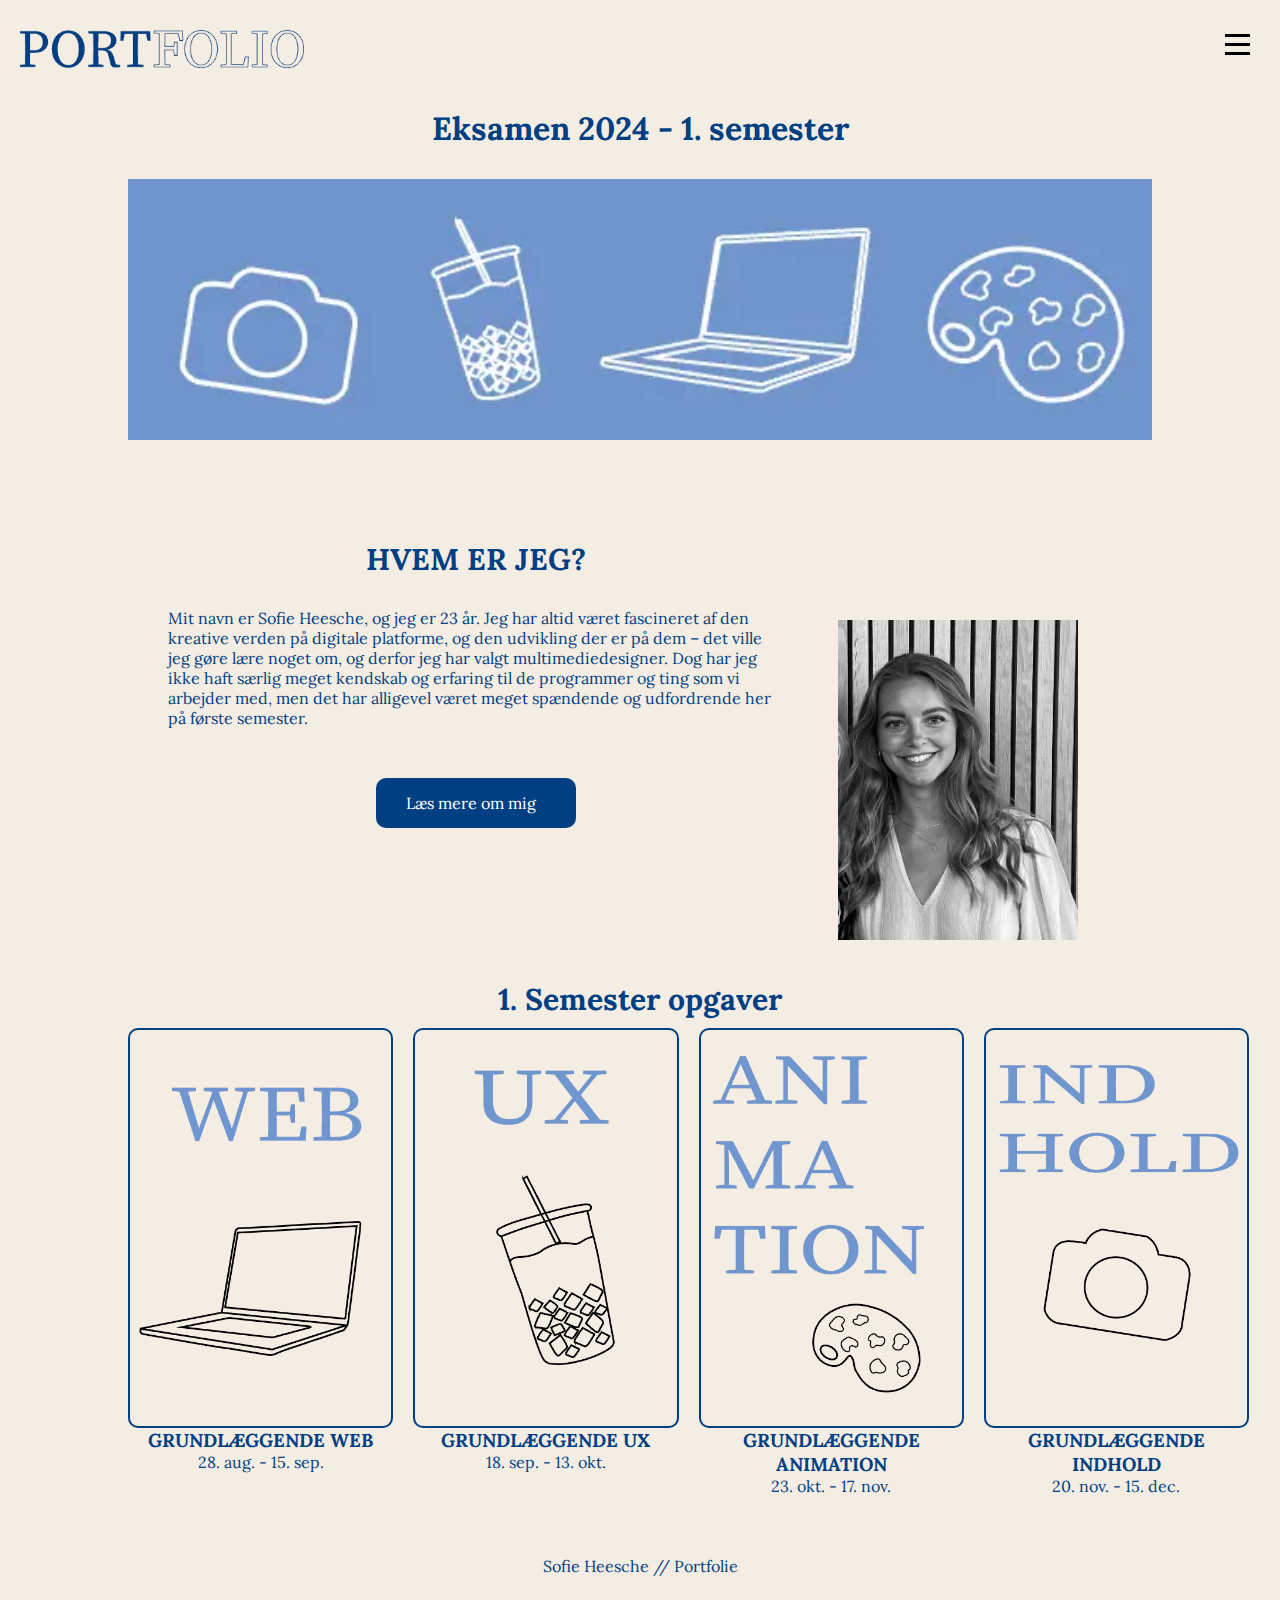
<file: index.html>
<!DOCTYPE html>
<html lang="da">

<head>
    <meta charset="UTF-8">
    <meta name="viewport" content="width=device-width, initial-scale=1.0">
    <link rel="preconnect" href="https://fonts.googleapis.com">
    <link rel="preconnect" href="https://fonts.gstatic.com" crossorigin>
    <link href="https://fonts.googleapis.com/css2?family=Lora&display=swap" rel="stylesheet">
    <link rel="stylesheet" href="generel.css">
    <link rel="stylesheet" href="layout.css">
    <link rel="apple-touch-icon" sizes="180x180" href="favicon_io/apple-touch-icon.png">
    <link rel="icon" type="image/png" sizes="32x32" href="favicon_io/favicon-32x32.png">
    <link rel="icon" type="image/png" sizes="16x16" href="favicon_io/favicon-16x16.png">
    <link rel="manifest" href="/site.webmanifest">
    <title>Forside</title>
</head>

<body>
    <header>
        <nav>
            <div id="burger-menu">
                <div class="bar"></div>
                <div class="bar"></div>
                <div class="bar"></div>
            </div>

            <div class="logo-knap">
                <a href="index.html"><img src="img/logo.webp" alt="logoknap"></a>
            </div>

            <ul id="menu">
                <li><a href="grundlæggende_web.html">GRUNDLÆGGENDE WEB</a></li>
                <li><a href="grundlæggende_ux.html">GRUNDLÆGGENDE UX</a></li>
                <li><a href="grundlæggende_animation.html">GRUNDLÆGGENDE ANIMATION</a></li>
                <li><a href="grundlæggende_indhold.html">GRUNDLÆGGENDE INDHOLD</a></li>
                <li><a href="om_mig.html">OM MIG</a></li>
            </ul>
        </nav>
    </header>

    <main>
        <h1>Eksamen 2024 - 1. semester</h1>
        <div class="forsidebillede">
            <img src="img/forside2.webp" alt="logo billede">
        </div>

        <div class="grid_2_1">
            <div class="forsidetekst">
                <h2 class="h2_forside">HVEM ER JEG?</h2>
                <p>Mit navn er Sofie Heesche, og jeg er 23 år.
                    Jeg har altid været fascineret af den kreative verden på digitale platforme, og den udvikling der er
                    på
                    dem – det ville jeg gøre lære noget om, og derfor jeg har valgt multimediedesigner. Dog har jeg ikke
                    haft særlig meget kendskab og erfaring til de programmer og ting som vi arbejder med, men det har
                    alligevel været meget spændende og udfordrende her på første semester.
                </p>
                <div class="knap">
                    <a href="om_mig.html" class="ommig-knap">Læs mere om mig</a>
                </div>
            </div>
            <div>
                <img src="img/mig.webp" alt="billede af mig">
            </div>
        </div>

        <h2 class="h2_forside">1. Semester opgaver</h2>
        <div class="grid_1_1_1_1">
            <div class="web_logo">
                <a href="grundlæggende_web.html"><img src="img/web2.webp" alt="web billede"></a>
                <h3>GRUNDLÆGGENDE WEB</h3>
                <P>28. aug. - 15. sep.</P>
            </div>
            <div class="ux_logo">
                <a href="grundlæggende_ux.html"><img src="img/ux2.webp" alt="ux billede"></a>
                <h3>GRUNDLÆGGENDE UX</h3>
                <p>18. sep. - 13. okt.</p>
            </div>
            <div class="animation_logo">
                <a href="grundlæggende_animation.html"><img src="img/animation2.webp" alt="animation billede"></a>
                <h3>GRUNDLÆGGENDE ANIMATION</h3>
                <p>23. okt. - 17. nov.</p>
            </div>
            <div class="indhold_logo">
                <a href="grundlæggende_indhold.html"><img src="img/indhold2.webp" alt="indhold billede"></a>
                <h3>GRUNDLÆGGENDE INDHOLD</h3>
                <p>20. nov. - 15. dec.</p>
            </div>
        </div>
    </main>
    <footer>
        Sofie Heesche // Portfolie
    </footer>

    <script src="javascript.js"></script>
</body>

</html>
</file>
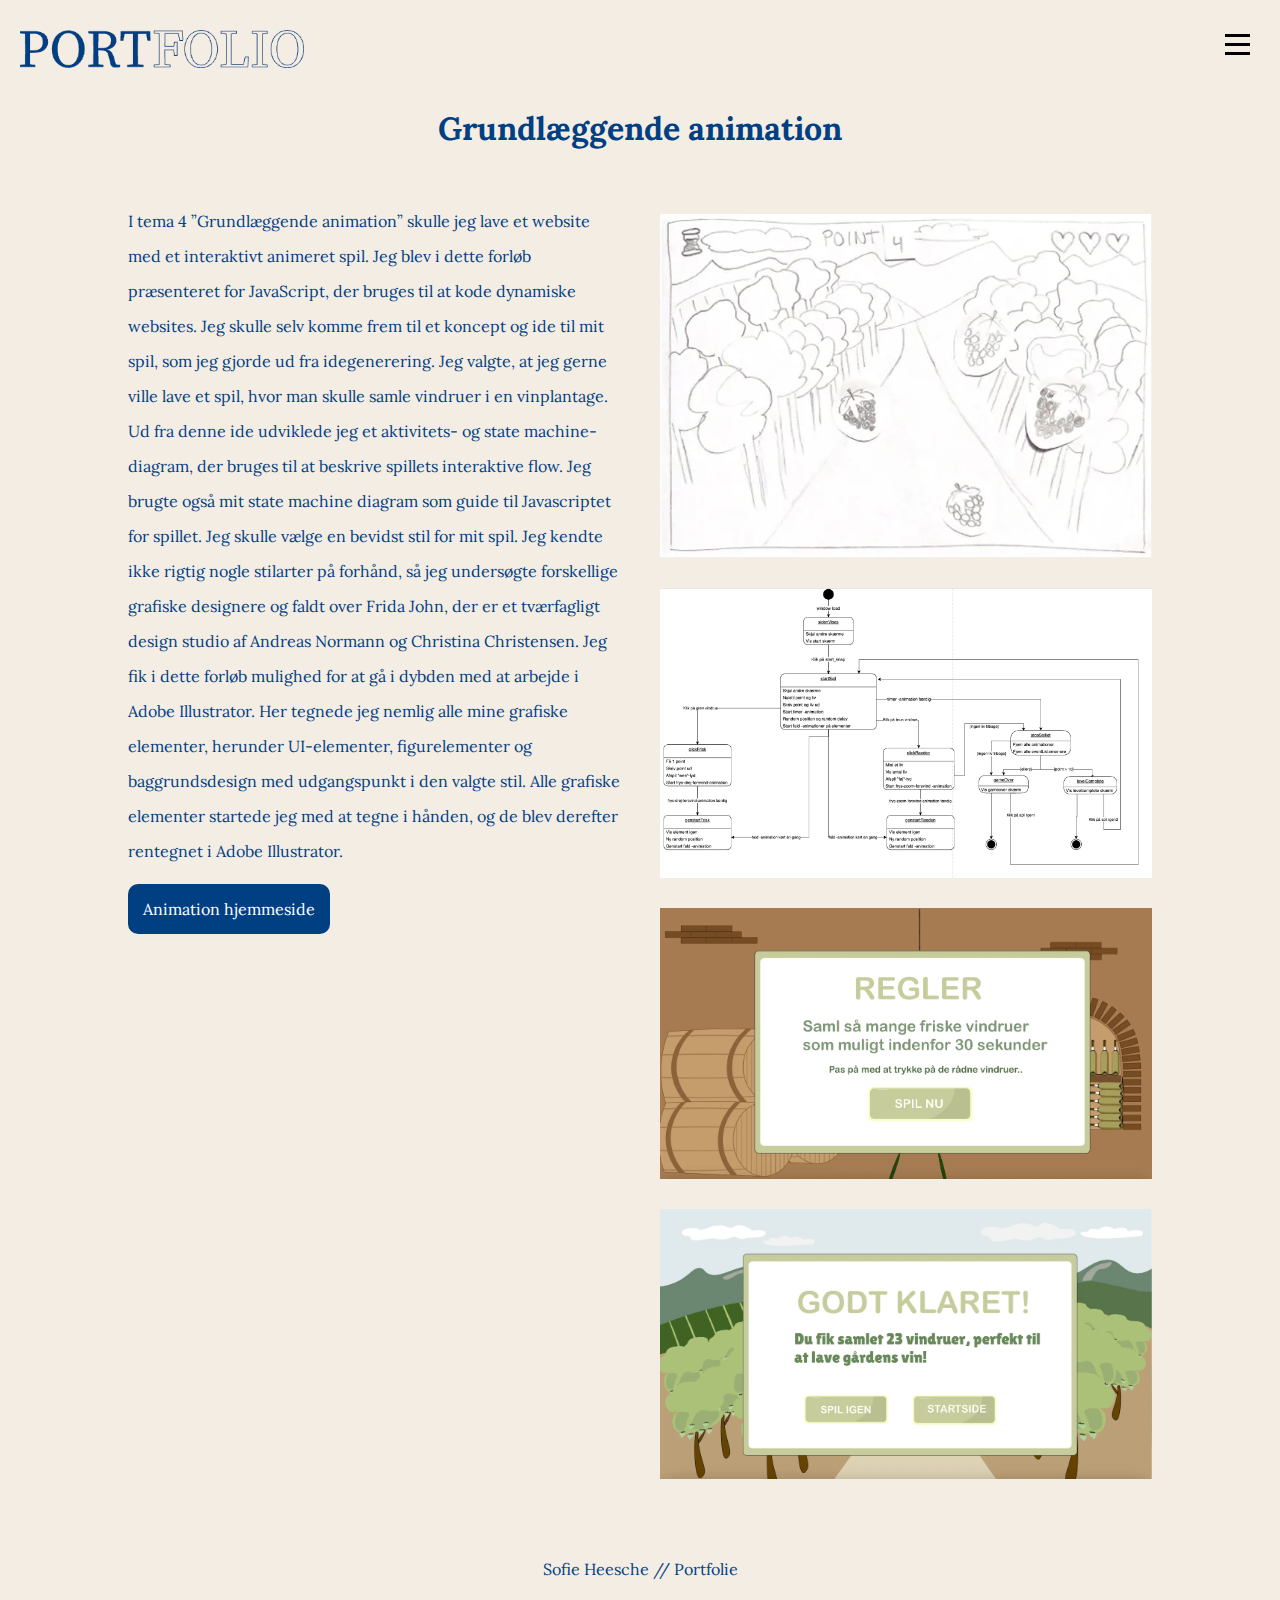
<file: grundlæggende_animation.html>
<!DOCTYPE html>
<html lang="da">

<head>
    <meta charset="UTF-8">
    <meta name="viewport" content="width=device-width, initial-scale=1.0">
    <link rel="preconnect" href="https://fonts.googleapis.com">
    <link rel="preconnect" href="https://fonts.gstatic.com" crossorigin>
    <link href="https://fonts.googleapis.com/css2?family=Lora&display=swap" rel="stylesheet">
    <link rel="stylesheet" href="generel.css">
    <link rel="stylesheet" href="layout.css">
    <link rel="apple-touch-icon" sizes="180x180" href="favicon_io/apple-touch-icon.png">
    <link rel="icon" type="image/png" sizes="32x32" href="favicon_io/favicon-32x32.png">
    <link rel="icon" type="image/png" sizes="16x16" href="favicon_io/favicon-16x16.png">
    <link rel="manifest" href="/site.webmanifest">
    <title>Grundlæggende animation</title>
</head>

<body>
    <header>
        <nav>
            <div id="burger-menu">
                <div class="bar"></div>
                <div class="bar"></div>
                <div class="bar"></div>
            </div>

            <div class="logo-knap">
                <a href="index.html"><img src="img/logo.webp" alt="logoknap"></a>
            </div>

            <ul id="menu">
                <li><a href="grundlæggende_web.html">GRUNDLÆGGENDE WEB</a></li>
                <li><a href="grundlæggende_ux.html">GRUNDLÆGGENDE UX</a></li>
                <li><a class="active" href="grundlæggende_animation.html">GRUNDLÆGGENDE ANIMATION</a></li>
                <li><a href="grundlæggende_indhold.html">GRUNDLÆGGENDE INDHOLD</a></li>
                <li><a href="om_mig.html">OM MIG</a></li>
            </ul>
        </nav>
    </header>

    <main>
        <h1>Grundlæggende animation</h1>


        <div class="grid_1_1">
            <div class="billeder">
                <img src="img/spilskærm.webp" alt="spilleskærm i spil">
                <img src="img/statemachinediagram.webp" alt="statemachinediagram">
                <img src="img/regelside.webp" alt="regelside i spil">
                <img src="img/vundetside.webp" alt="vundet side i spil">
            </div>
            <div class="tekst">
                <p>I tema 4 ”Grundlæggende animation” skulle jeg lave et website med et interaktivt animeret spil. Jeg
                    blev
                    i dette forløb præsenteret for JavaScript, der bruges til at kode dynamiske websites. Jeg skulle
                    selv
                    komme frem til et koncept og ide til mit spil, som jeg gjorde ud fra idegenerering. Jeg valgte, at
                    jeg
                    gerne ville lave et spil, hvor man skulle samle vindruer i en vinplantage. Ud fra denne ide
                    udviklede
                    jeg et aktivitets- og state machine-diagram, der bruges til at beskrive spillets interaktive flow.
                    Jeg
                    brugte også mit state machine diagram som guide til Javascriptet for spillet.


                    Jeg skulle vælge en bevidst stil for mit spil. Jeg kendte ikke rigtig nogle stilarter på forhånd, så
                    jeg
                    undersøgte forskellige grafiske designere og faldt over Frida John, der er et tværfagligt design
                    studio
                    af Andreas Normann og Christina Christensen. Jeg fik i dette forløb mulighed for at gå i dybden med
                    at
                    arbejde i Adobe Illustrator. Her tegnede jeg nemlig alle mine grafiske elementer, herunder
                    UI-elementer,
                    figurelementer og baggrundsdesign med udgangspunkt i den valgte stil. Alle grafiske elementer
                    startede
                    jeg med at tegne i hånden, og de blev derefter rentegnet i Adobe Illustrator.
                </p>
                <div>
                    <a href="https://sofiehee.dk/kea/04_animation/website/index.html" class="animation-knap">Animation
                        hjemmeside</a>
                </div>
            </div>
        </div>
    </main>

    <footer>
        Sofie Heesche // Portfolie
    </footer>

    <script src="javascript.js"></script>
</body>

</html>
</file>
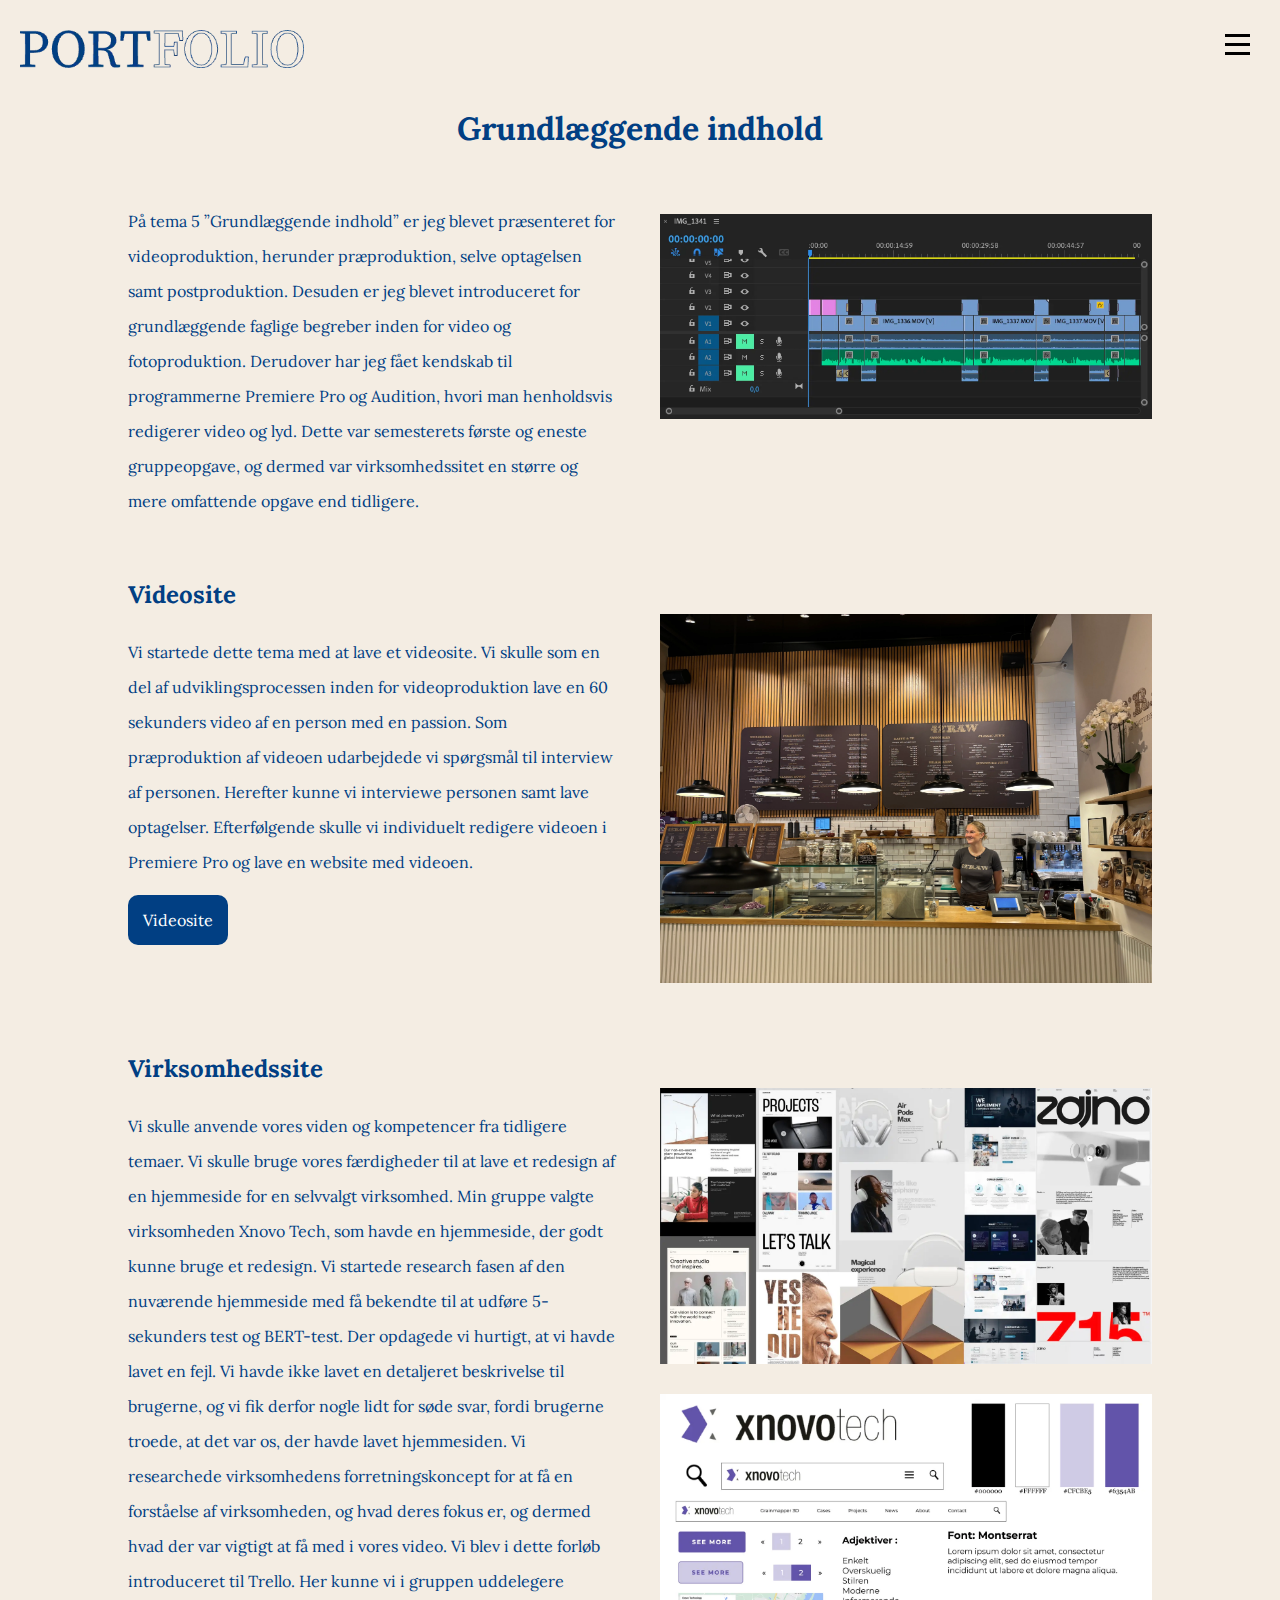
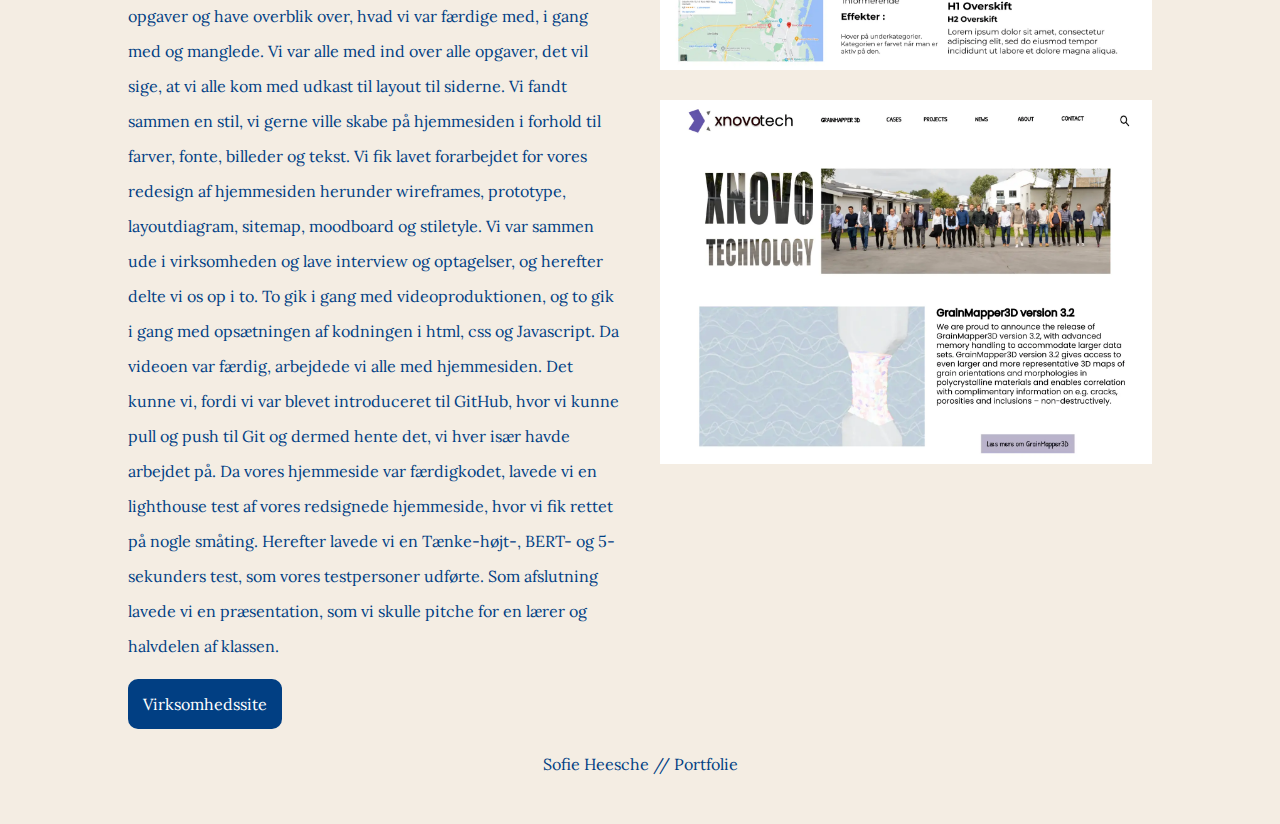
<file: grundlæggende_indhold.html>
<!DOCTYPE html>
<html lang="da">

<head>
    <meta charset="UTF-8">
    <meta name="viewport" content="width=device-width, initial-scale=1.0">
    <link rel="preconnect" href="https://fonts.googleapis.com">
    <link rel="preconnect" href="https://fonts.gstatic.com" crossorigin>
    <link href="https://fonts.googleapis.com/css2?family=Lora&display=swap" rel="stylesheet">
    <link rel="stylesheet" href="generel.css">
    <link rel="stylesheet" href="layout.css">
    <link rel="apple-touch-icon" sizes="180x180" href="favicon_io/apple-touch-icon.png">
    <link rel="icon" type="image/png" sizes="32x32" href="favicon_io/favicon-32x32.png">
    <link rel="icon" type="image/png" sizes="16x16" href="favicon_io/favicon-16x16.png">
    <link rel="manifest" href="/site.webmanifest">
    <title>Grundlænggende indhold</title>
</head>

<body>
    <header>
        <nav>
            <div id="burger-menu">
                <div class="bar"></div>
                <div class="bar"></div>
                <div class="bar"></div>
            </div>

            <div class="logo-knap">
                <a href="index.html"><img src="img/logo.webp" alt="logoknap"></a>
            </div>

            <ul id="menu">
                <li><a href="grundlæggende_web.html">GRUNDLÆGGENDE WEB</a></li>
                <li><a href="grundlæggende_ux.html">GRUNDLÆGGENDE UX</a></li>
                <li><a href="grundlæggende_animation.html">GRUNDLÆGGENDE ANIMATION</a></li>
                <li><a class="active" href="grundlæggende_indhold.html">GRUNDLÆGGENDE INDHOLD</a></li>
                <li><a href="om_mig.html">OM MIG</a></li>
            </ul>
        </nav>
    </header>

    <main>
        <h1>Grundlæggende indhold</h1>

        <div class="grid_1_1">
            <div class="billeder">
                <img src="img/premierepro.webp" alt="screenshot af premiere pro">
            </div>
            <div class="tekst">
                <p>
                    På tema 5 ”Grundlæggende indhold” er jeg blevet præsenteret for videoproduktion, herunder
                    præproduktion,
                    selve optagelsen samt postproduktion. Desuden er jeg blevet introduceret for grundlæggende faglige
                    begreber inden for video og fotoproduktion. Derudover har jeg fået kendskab til programmerne
                    Premiere
                    Pro og Audition, hvori man henholdsvis redigerer video og lyd. Dette var semesterets første og
                    eneste
                    gruppeopgave, og dermed var virksomhedssitet en større og mere omfattende opgave end tidligere.
                </p>
            </div>
        </div>

        <div class="grid_1_1">
            <div class="billeder">
                <img src="img/42raw.webp" alt="42raw billede">
            </div>
            <div class="tekst">
                <h2>Videosite</h2>
                <p>Vi startede dette tema med at lave et videosite. Vi skulle som en del af udviklingsprocessen inden
                    for
                    videoproduktion lave en 60 sekunders video af en person med en passion. Som præproduktion af videoen
                    udarbejdede vi spørgsmål til interview af personen. Herefter kunne vi interviewe personen samt lave
                    optagelser. Efterfølgende skulle vi individuelt redigere videoen i Premiere Pro og lave en website
                    med
                    videoen.</p>
                <div>
                    <a href="https://sohe0002.github.io/videosite_hjemmeside/" class="videosite-knap">Videosite</a>
                </div>
            </div>
        </div>

        <div class="grid_1_1">
            <div class="billeder">
                <img src="img/moodboard_virksomhedssite.webp" alt="xnovotech moodboard">
                <img src="img/styletile_virksomhedssite.webp" alt="xnovotech styletile">
                <img src="img/virksomhedssite.webp" alt="virksomhedssite">
            </div>
            <div class="tekst">
                <h2>Virksomhedssite</h2>
                <p>Vi skulle anvende vores viden og kompetencer fra tidligere temaer. Vi skulle bruge vores færdigheder
                    til
                    at lave et redesign af en hjemmeside for en selvvalgt virksomhed. Min gruppe valgte virksomheden
                    Xnovo
                    Tech, som havde en hjemmeside, der godt kunne bruge et redesign. Vi startede research fasen af den
                    nuværende hjemmeside med få bekendte til at udføre 5-sekunders test og BERT-test. Der opdagede vi
                    hurtigt, at vi havde lavet en fejl. Vi havde ikke lavet en detaljeret beskrivelse til brugerne, og
                    vi
                    fik derfor nogle lidt for søde svar, fordi brugerne troede, at det var os, der havde lavet
                    hjemmesiden.
                    Vi researchede virksomhedens forretningskoncept for at få en forståelse af virksomheden, og hvad
                    deres
                    fokus er, og dermed hvad der var vigtigt at få med i vores video.

                    Vi blev i dette forløb introduceret til Trello. Her kunne vi i gruppen uddelegere opgaver og have
                    overblik over, hvad vi var færdige med, i gang med og manglede. Vi var alle med ind over alle
                    opgaver,
                    det vil sige, at vi alle kom med udkast til layout til siderne. Vi fandt sammen en stil, vi gerne
                    ville
                    skabe på hjemmesiden i forhold til farver, fonte, billeder og tekst. Vi fik lavet forarbejdet for
                    vores
                    redesign af hjemmesiden herunder wireframes, prototype, layoutdiagram, sitemap, moodboard og
                    stiletyle.

                    Vi var sammen ude i virksomheden og lave interview og optagelser, og herefter delte vi os op i to.
                    To
                    gik i gang med videoproduktionen, og to gik i gang med opsætningen af kodningen i html, css og
                    Javascript. Da videoen var færdig, arbejdede vi alle med hjemmesiden. Det kunne vi, fordi vi var
                    blevet
                    introduceret til GitHub, hvor vi kunne pull og push til Git og dermed hente det, vi hver især havde
                    arbejdet på. Da vores hjemmeside var færdigkodet, lavede vi en lighthouse test af vores redsignede
                    hjemmeside, hvor vi fik rettet på nogle småting. Herefter lavede vi en Tænke-højt-, BERT- og
                    5-sekunders
                    test, som vores testpersoner udførte. Som afslutning lavede vi en præsentation, som vi skulle pitche
                    for
                    en lærer og halvdelen af klassen.
                </p>

                <div>
                    <a href="https://sarahalbaek.dk/kea/05/virksomhedssite/index.html" class="virksomhedssite-knap">
                        Virksomhedssite</a>
                </div>
            </div>
        </div>
    </main>

    <footer>
        Sofie Heesche // Portfolie
    </footer>


    <script src="javascript.js"></script>
</body>

</html>
</file>
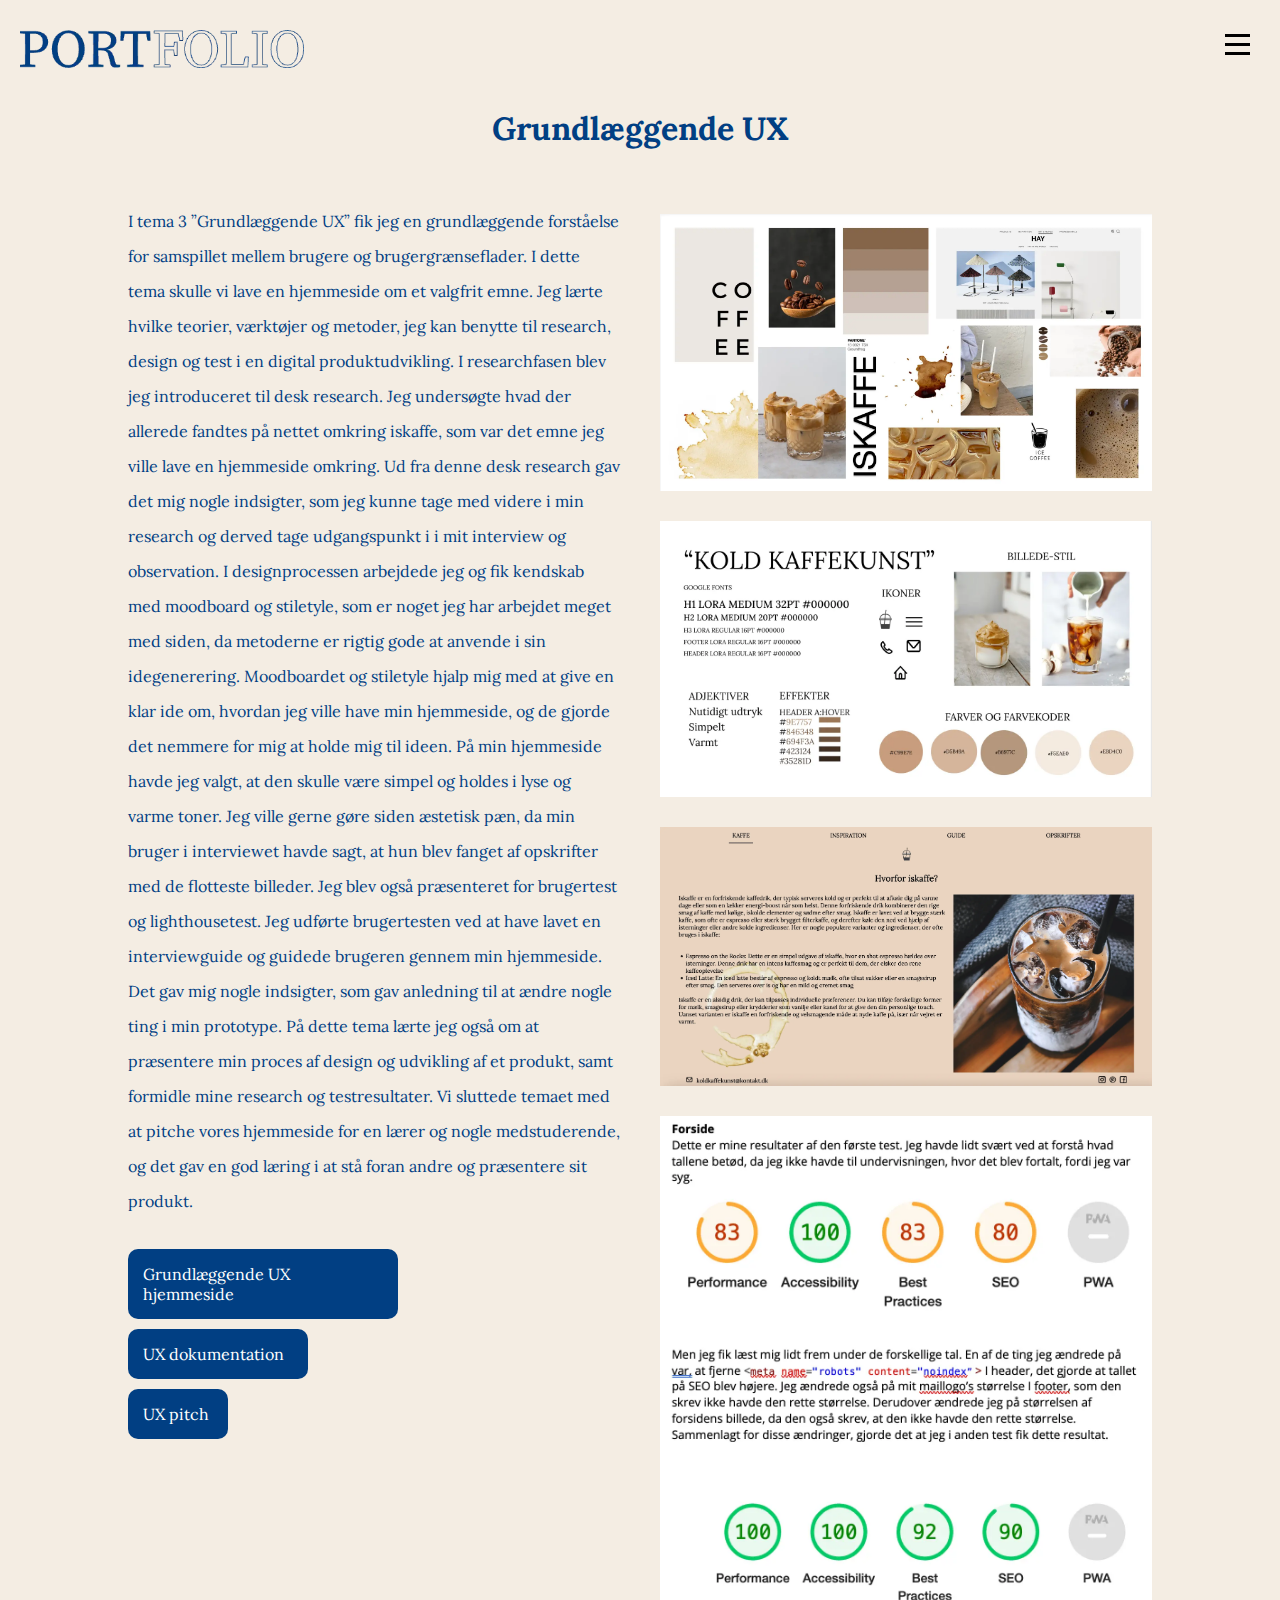
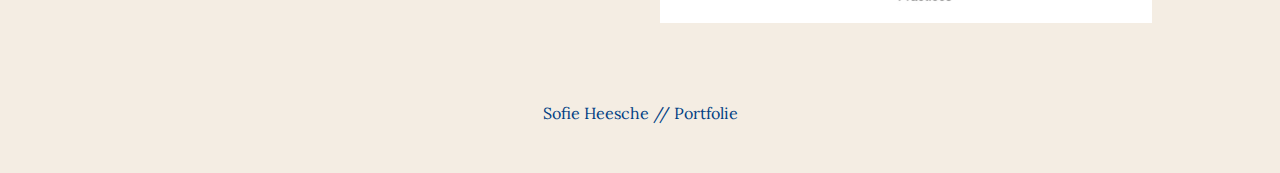
<file: grundlæggende_ux.html>
<!DOCTYPE html>
<html lang="da">

<head>
    <meta charset="UTF-8">
    <meta name="viewport" content="width=device-width, initial-scale=1.0">
    <link rel="preconnect" href="https://fonts.googleapis.com">
    <link rel="preconnect" href="https://fonts.gstatic.com" crossorigin>
    <link href="https://fonts.googleapis.com/css2?family=Lora&display=swap" rel="stylesheet">
    <link rel="stylesheet" href="generel.css">
    <link rel="stylesheet" href="layout.css">
    <link rel="apple-touch-icon" sizes="180x180" href="favicon_io/apple-touch-icon.png">
    <link rel="icon" type="image/png" sizes="32x32" href="favicon_io/favicon-32x32.png">
    <link rel="icon" type="image/png" sizes="16x16" href="favicon_io/favicon-16x16.png">
    <link rel="manifest" href="/site.webmanifest">
    <title>Grundlæggende UX</title>
</head>

<body>
    <header>
        <nav>
            <div id="burger-menu">
                <div class="bar"></div>
                <div class="bar"></div>
                <div class="bar"></div>
            </div>

            <div class="logo-knap">
                <a href="index.html"><img src="img/logo.webp" alt="logoknap"></a>
            </div>

            <ul id="menu">
                <li><a href="grundlæggende_web.html">GRUNDLÆGGENDE WEB</a></li>
                <li><a class="active" href="grundlæggende_ux.html">GRUNDLÆGGENDE UX</a></li>
                <li><a href="grundlæggende_animation.html">GRUNDLÆGGENDE ANIMATION</a></li>
                <li><a href="grundlæggende_indhold.html">GRUNDLÆGGENDE INDHOLD</a></li>
                <li><a href="om_mig.html">OM MIG</a></li>
            </ul>
        </nav>
    </header>

    <main>
        <h1>Grundlæggende UX</h1>

        <div class="grid_1_1">
            <div class="billeder">
                <img src="img/ux_moodboard.webp" alt="ux moodboard">
                <img src="img/ux_styletile.webp" alt="ux styletile">
                <img src="img/ux_kaffeside.webp" alt="ux kaffeside">
                <img src="img/ux_lighthousetest.webp" alt="ux lighthousetest">
            </div>
            <div class="tekst">
                <p>I tema 3 ”Grundlæggende UX” fik jeg en grundlæggende forståelse for samspillet mellem brugere og
                    brugergrænseflader. I dette tema skulle vi lave en hjemmeside om et valgfrit emne. Jeg lærte hvilke
                    teorier, værktøjer og metoder, jeg kan benytte til research, design og test i en digital
                    produktudvikling.

                    I researchfasen blev jeg introduceret til desk research. Jeg undersøgte hvad der allerede fandtes på
                    nettet omkring iskaffe, som var det emne jeg ville lave en hjemmeside omkring. Ud fra denne desk
                    research gav det mig nogle indsigter, som jeg kunne tage med videre i min research og derved tage
                    udgangspunkt i i mit interview og observation.

                    I designprocessen arbejdede jeg og fik kendskab med moodboard og stiletyle, som er noget jeg har
                    arbejdet meget med siden, da metoderne er rigtig gode at anvende i sin idegenerering. Moodboardet og
                    stiletyle hjalp mig med at give en klar ide om, hvordan jeg ville have min hjemmeside, og de gjorde
                    det
                    nemmere for mig at holde mig til ideen. På min hjemmeside havde jeg valgt, at den skulle være simpel
                    og
                    holdes i lyse og varme toner. Jeg ville gerne gøre siden æstetisk pæn, da min bruger i interviewet
                    havde
                    sagt, at hun blev fanget af opskrifter med de flotteste billeder.

                    Jeg blev også præsenteret for brugertest og lighthousetest. Jeg udførte brugertesten ved at have
                    lavet
                    en interviewguide og guidede brugeren gennem min hjemmeside. Det gav mig nogle indsigter, som gav
                    anledning til at ændre nogle ting i min prototype.

                    På dette tema lærte jeg også om at præsentere min proces af design og udvikling af et produkt, samt
                    formidle mine research og testresultater. Vi sluttede temaet med at pitche vores hjemmeside for en
                    lærer
                    og nogle medstuderende, og det gav en god læring i at stå foran andre og præsentere sit produkt.
                </p>
                <div>
                    <a href="https://sofiehee.dk/kea/03_ux/01_kodet_site/index.html" class="ux-knap">Grundlæggende UX
                        hjemmeside</a>
                </div>
                <div>
                    <a href="https://docs.google.com/document/d/e/2PACX-1vTl6BkBoWDmGQov8BPEexvyZu1YTKeBy4dAdcl9F1H_twYTDDkrvGY0zSvqeOlT5kCsRXrXAiQ4CNjN/pub"
                        class="dokumentation-knap">UX dokumentation</a>
                </div>
                <div>
                    <a href="https://drive.google.com/file/d/1ztJZtJ_AUhwskPpDeGQfOaRfwMsUHLRX/view?usp=sharing"
                        class="pitch-knap">UX pitch</a>
                </div>
            </div>
        </div>
    </main>

    <footer>
        Sofie Heesche // Portfolie
    </footer>
    <script src="javascript.js"></script>
</body>

</html>
</file>
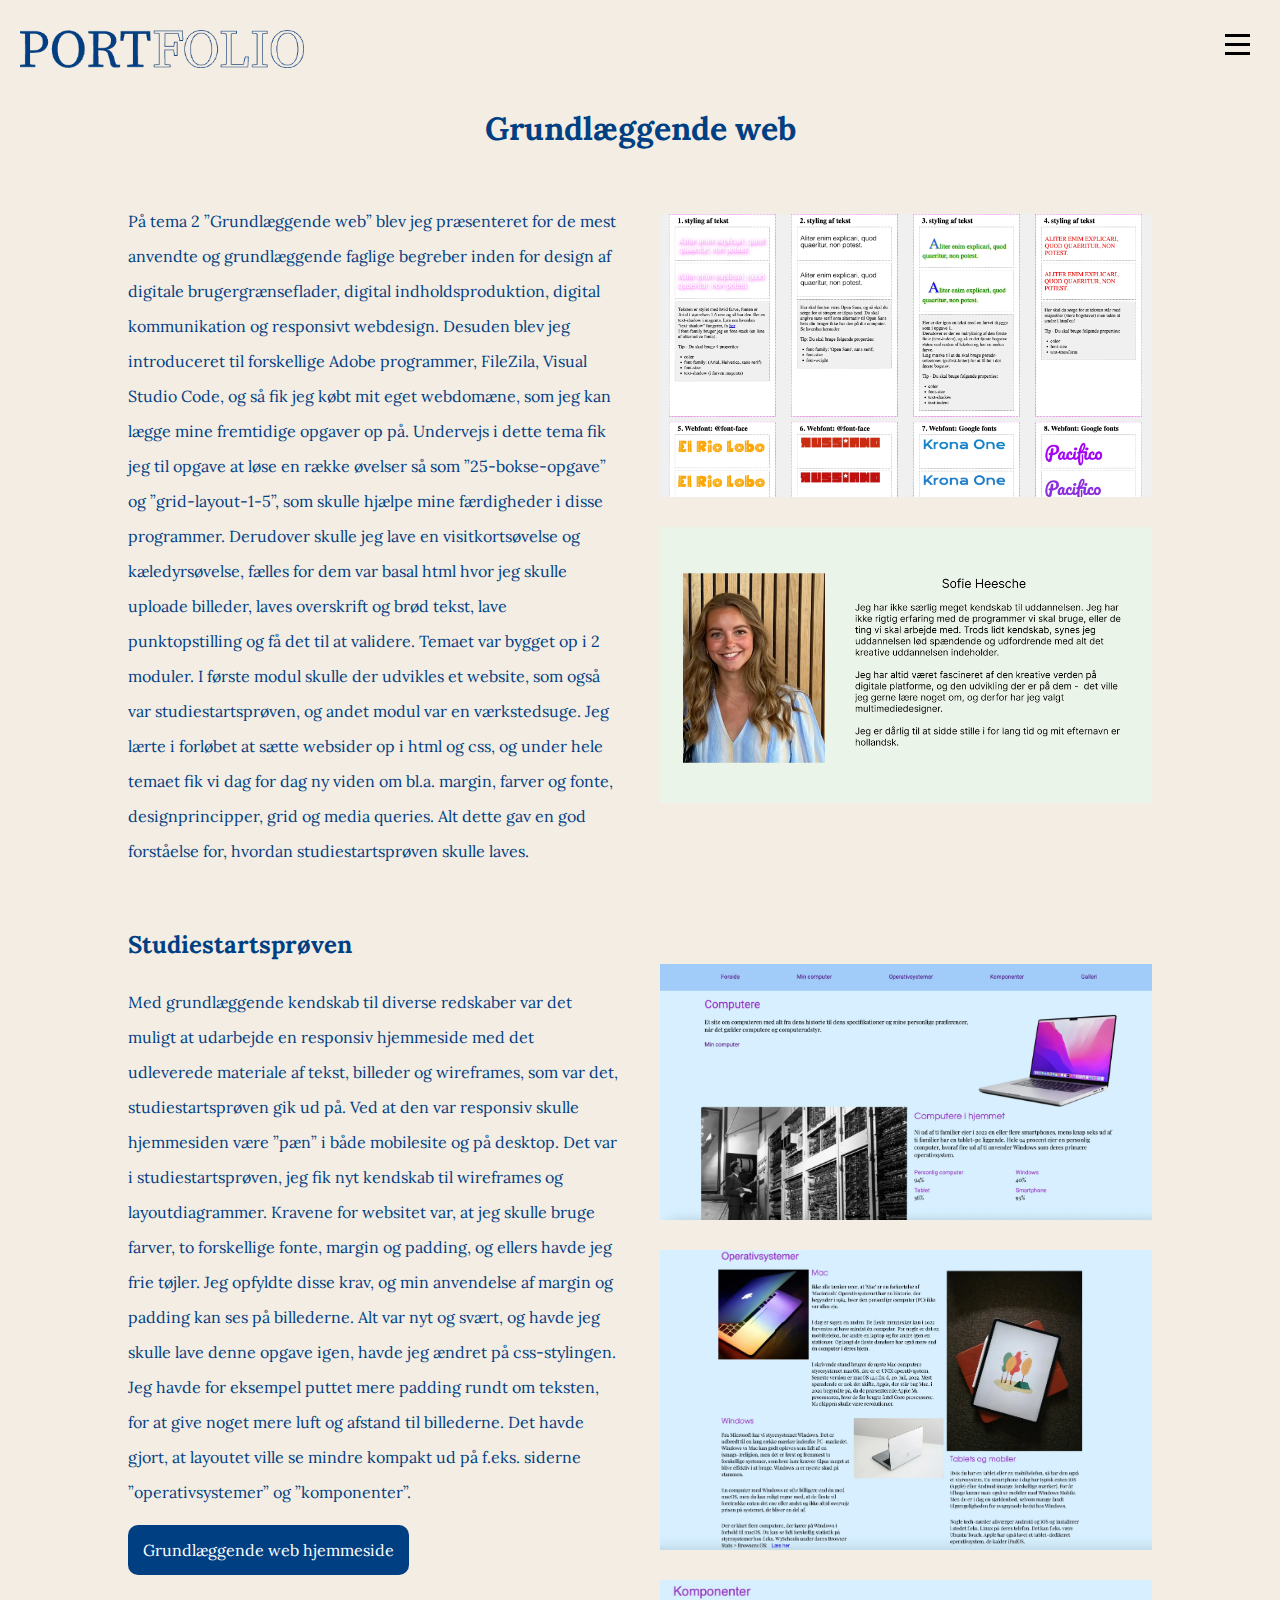
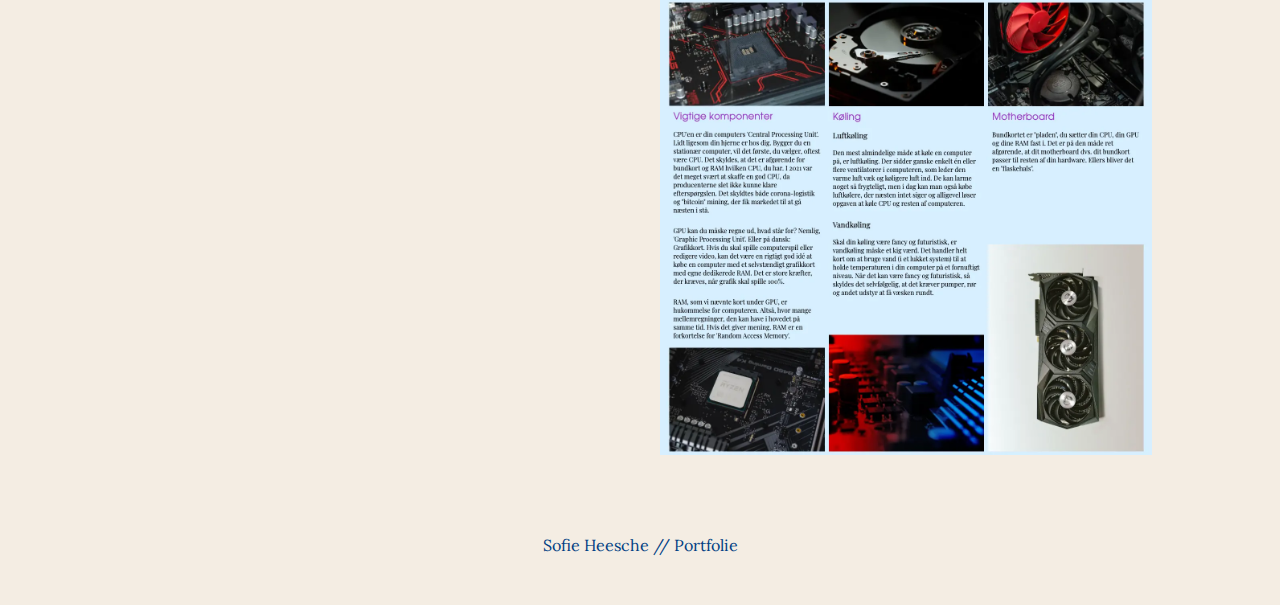
<file: grundlæggende_web.html>
<!DOCTYPE html>
<html lang="da">

<head>
    <meta charset="UTF-8">
    <meta name="viewport" content="width=device-width, initial-scale=1.0">
    <link rel="preconnect" href="https://fonts.googleapis.com">
    <link rel="preconnect" href="https://fonts.gstatic.com" crossorigin>
    <link href="https://fonts.googleapis.com/css2?family=Lora&display=swap" rel="stylesheet">
    <link rel="stylesheet" href="generel.css">
    <link rel="stylesheet" href="layout.css">
    <link rel="apple-touch-icon" sizes="180x180" href="favicon_io/apple-touch-icon.png">
    <link rel="icon" type="image/png" sizes="32x32" href="favicon_io/favicon-32x32.png">
    <link rel="icon" type="image/png" sizes="16x16" href="favicon_io/favicon-16x16.png">
    <link rel="manifest" href="/site.webmanifest">
    <title>Grundlæggende Web</title>
</head>

<body>
    <header>
        <nav>
            <div id="burger-menu">
                <div class="bar"></div>
                <div class="bar"></div>
                <div class="bar"></div>
            </div>

            <div class="logo-knap">
                <a href="index.html"><img src="img/logo.webp" alt="logoknap"></a>
            </div>

            <ul id="menu">
                <li><a class="active" href="grundlæggende_web.html">GRUNDLÆGGENDE WEB</a></li>
                <li><a href="grundlæggende_ux.html">GRUNDLÆGGENDE UX</a></li>
                <li><a href="grundlæggende_animation.html">GRUNDLÆGGENDE ANIMATION</a></li>
                <li><a href="grundlæggende_indhold.html">GRUNDLÆGGENDE INDHOLD</a></li>
                <li><a href="om_mig.html">OM MIG</a></li>
            </ul>
        </nav>
    </header>

    <main>
        <h1>Grundlæggende web</h1>

        <div class="grid_1_1">
            <div class="billeder">
                <img src="img/25_bokse.webp" alt="billede af 25 bokse">
                <img src="img/Praesentationskort.webp" alt="billede af præsentationskort">
            </div>
            <div class="tekst">
                <p>På tema 2 ”Grundlæggende web” blev jeg præsenteret for de mest anvendte og grundlæggende faglige
                    begreber
                    inden for design af digitale brugergrænseflader, digital indholdsproduktion, digital kommunikation
                    og
                    responsivt webdesign. Desuden blev jeg introduceret til forskellige Adobe programmer, FileZila,
                    Visual
                    Studio Code, og så fik jeg købt mit eget webdomæne, som jeg kan lægge mine fremtidige opgaver op på.
                    Undervejs i dette tema fik jeg til opgave at løse en række øvelser så som ”25-bokse-opgave” og
                    ”grid-layout-1-5”, som skulle hjælpe mine færdigheder i disse programmer. Derudover skulle jeg lave
                    en visitkortsøvelse og kæledyrsøvelse, fælles for dem var basal html hvor jeg skulle uploade
                    billeder, laves overskrift og brød tekst, lave punktopstilling og få det til at validere. Temaet var
                    bygget op i 2
                    moduler. I første modul skulle der udvikles et website, som også var studiestartsprøven, og andet
                    modul
                    var en værkstedsuge. Jeg lærte i forløbet at sætte websider op i html og css, og under hele temaet
                    fik
                    vi dag for dag ny viden om bl.a. margin, farver og fonte, designprincipper, grid og media queries.
                    Alt
                    dette gav en god forståelse for, hvordan studiestartsprøven skulle laves.
                </p>
            </div>
        </div>

        <div class="grid_1_1">
            <div class="billeder">
                <img src="img/forside_web.webp" alt="forsidebillede af web">
                <img src="img/operativsystemer_web.webp" alt="operativsystemer web">
                <img src="img/komponenter_web.webp" alt="komponeneter web">
            </div>
            <div class="tekst">
                <h2> Studiestartsprøven</h2>
                <p>Med grundlæggende kendskab til diverse redskaber var det muligt at udarbejde en responsiv hjemmeside
                    med
                    det udleverede materiale af tekst, billeder og wireframes, som var det, studiestartsprøven gik ud
                    på.
                    Ved at den var responsiv skulle hjemmesiden være ”pæn” i både mobilesite og på desktop. Det var i
                    studiestartsprøven, jeg fik nyt kendskab til wireframes og layoutdiagrammer. Kravene for websitet
                    var,
                    at jeg skulle bruge farver, to forskellige fonte, margin og padding, og ellers havde jeg frie
                    tøjler.
                    Jeg opfyldte disse krav, og min anvendelse af margin og padding kan ses på billederne. Alt var nyt
                    og
                    svært, og havde jeg skulle lave denne opgave igen, havde jeg ændret på css-stylingen. Jeg havde for
                    eksempel puttet mere padding rundt om teksten, for at give noget mere luft og afstand til
                    billederne.
                    Det havde gjort, at layoutet ville se mindre kompakt ud på f.eks. siderne ”operativsystemer” og
                    ”komponenter”. </p>
                <div>
                    <a href="https://sofiehee.dk/kea/02_web/01_website/website/index.html" class="web-knap">
                        Grundlæggende
                        web hjemmeside</a>
                </div>
            </div>
        </div>
    </main>

    <footer>
        Sofie Heesche // Portfolie
    </footer>


    <script src="javascript.js"></script>
</body>

</html>
</file>
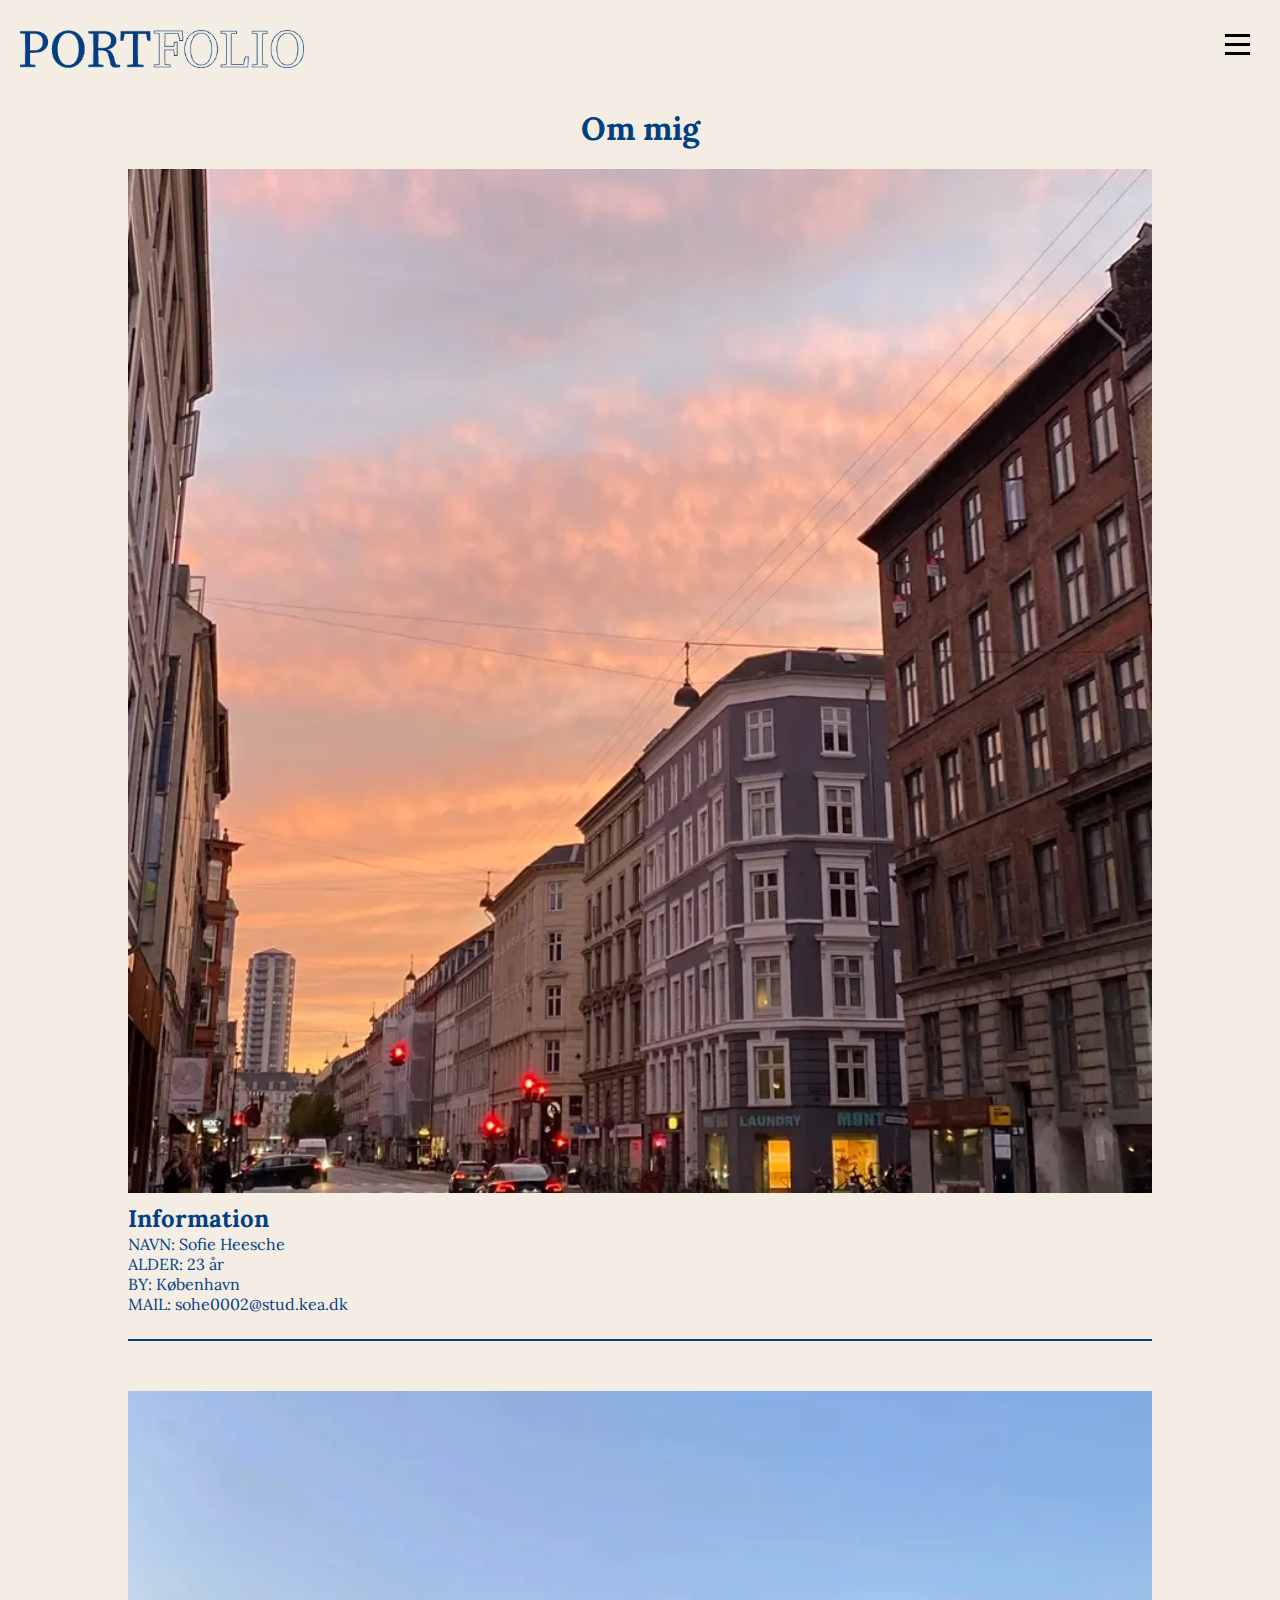
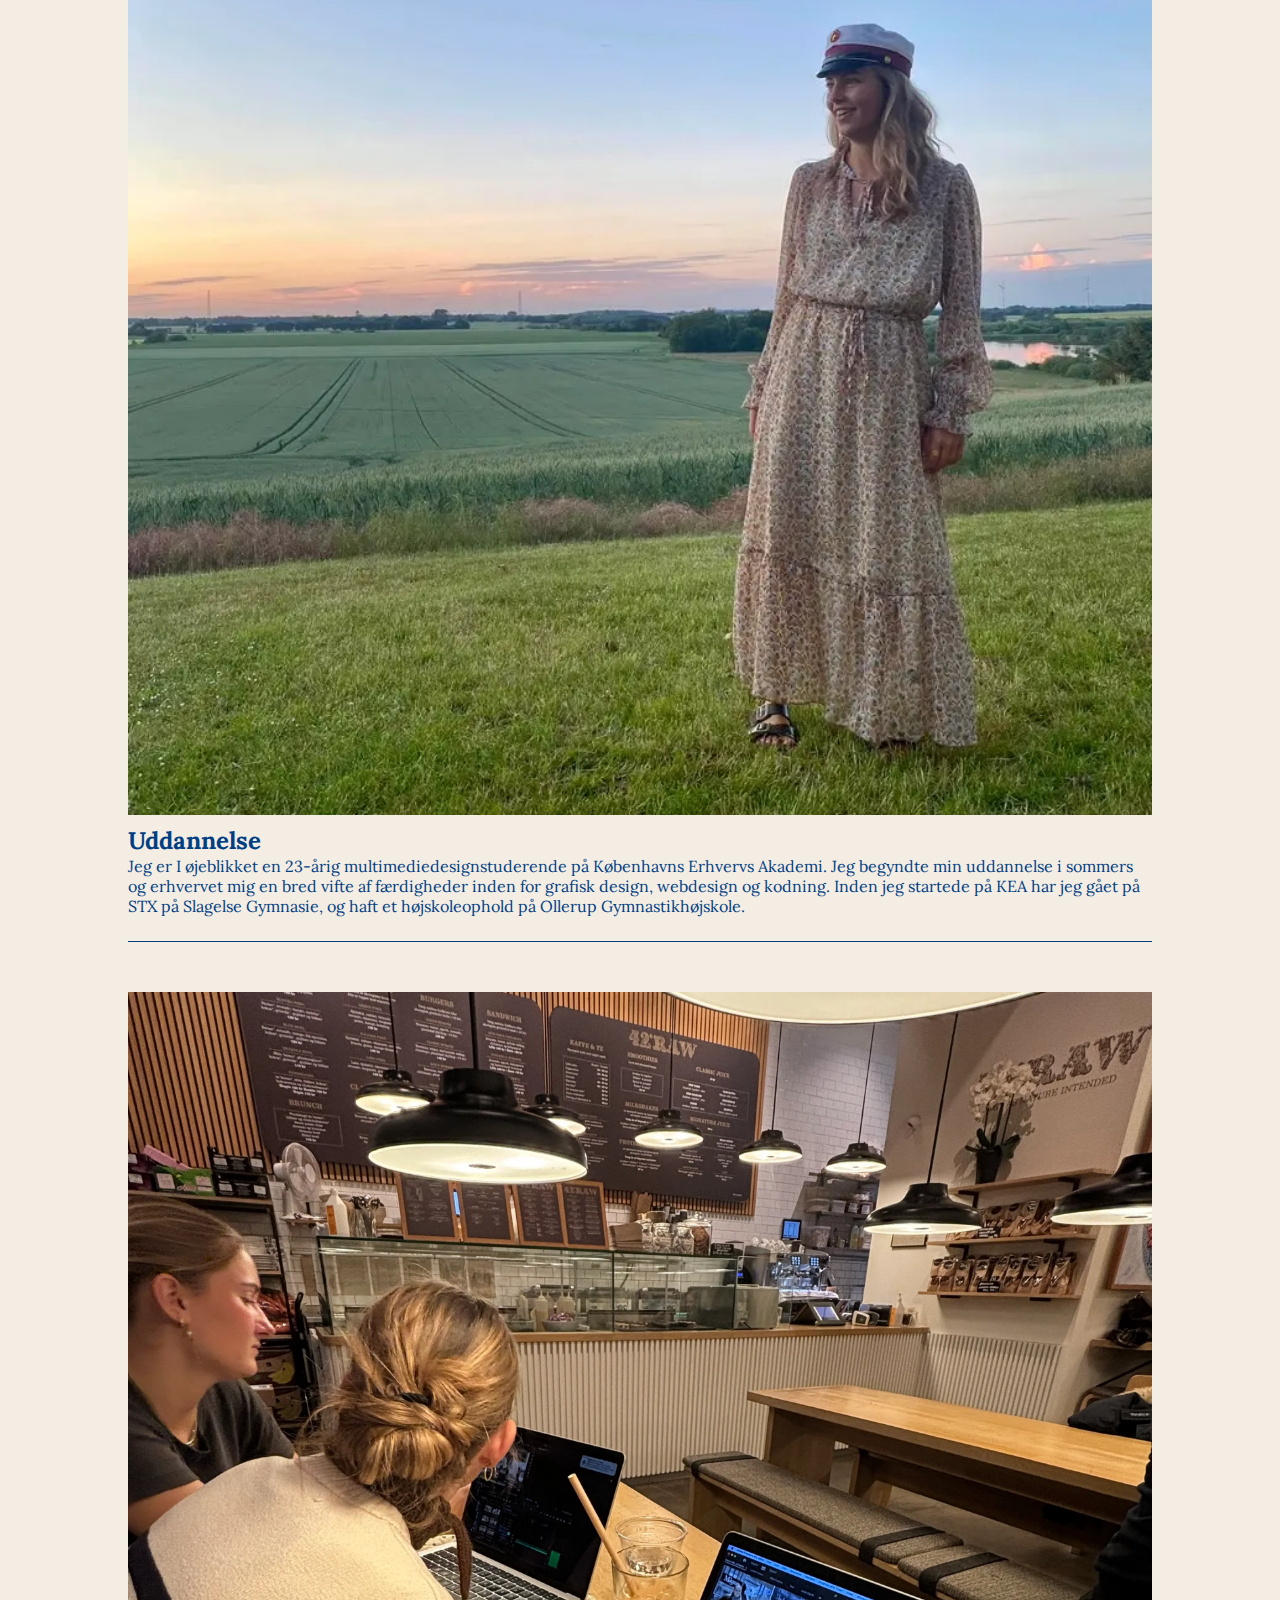
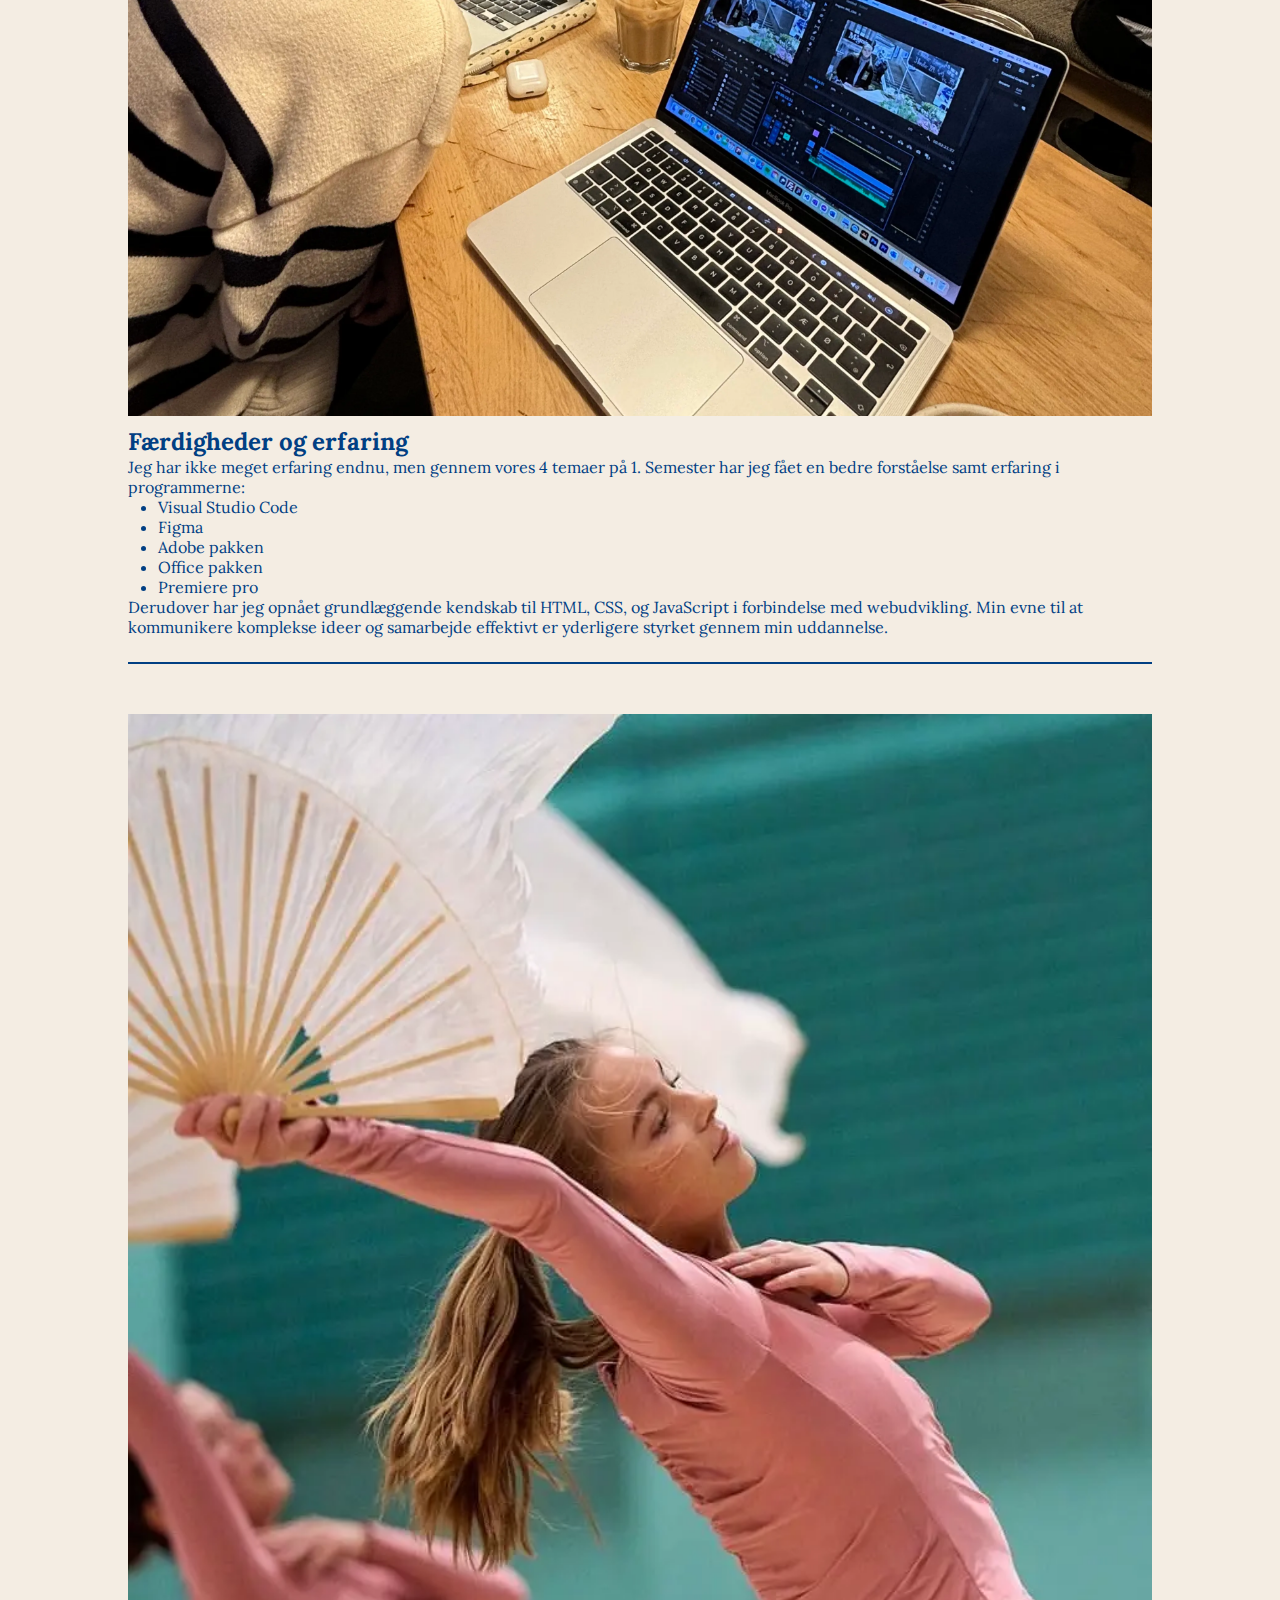
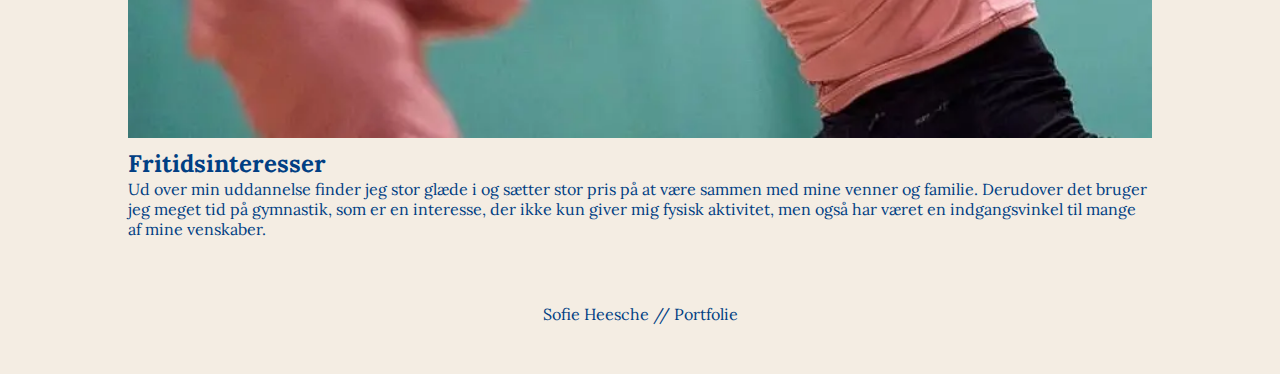
<file: om_mig.html>
<!DOCTYPE html>
<html lang="da">

<head>
    <meta charset="UTF-8">
    <meta name="viewport" content="width=device-width, initial-scale=1.0">
    <link rel="preconnect" href="https://fonts.googleapis.com">
    <link rel="preconnect" href="https://fonts.gstatic.com" crossorigin>
    <link href="https://fonts.googleapis.com/css2?family=Lora&display=swap" rel="stylesheet">
    <link rel="stylesheet" href="generel.css">
    <link rel="stylesheet" href="layout.css">
    <link rel="apple-touch-icon" sizes="180x180" href="favicon_io/apple-touch-icon.png">
    <link rel="icon" type="image/png" sizes="32x32" href="favicon_io/favicon-32x32.png">
    <link rel="icon" type="image/png" sizes="16x16" href="favicon_io/favicon-16x16.png">
    <link rel="manifest" href="/site.webmanifest">
    <title>Om mig</title>
</head>

<body>
    <header>
        <nav>
            <div id="burger-menu">
                <div class="bar"></div>
                <div class="bar"></div>
                <div class="bar"></div>
            </div>

            <div class="logo-knap">
                <a href="index.html"><img src="img/logo.webp" alt="logoknap"></a>
            </div>

            <ul id="menu">
                <li><a href="grundlæggende_web.html">GRUNDLÆGGENDE WEB</a></li>
                <li><a href="grundlæggende_ux.html">GRUNDLÆGGENDE UX</a></li>
                <li><a href="grundlæggende_animation.html">GRUNDLÆGGENDE ANIMATION</a></li>
                <li><a href="grundlæggende_indhold.html">GRUNDLÆGGENDE INDHOLD</a></li>
                <li><a class="active" href="om_mig.html">OM MIG</a></li>
            </ul>
        </nav>
    </header>

    <main>
        <h1>Om mig</h1>

        <div class="container1">
            <img src="img/himmel.webp" alt="billede af himmel">
            <div class="tekst-block1">
                <div class="padding">
                    <h2>Information</h2>
                    <p>NAVN: Sofie Heesche</p>
                    <p>ALDER: 23 år</p>
                    <p>BY: København</p>
                    <p>MAIL: sohe0002@stud.kea.dk</p>
                </div>
            </div>
        </div>

        <hr>

        <div class="container2">
            <img src="img/student.webp" alt="billede af student">
            <div class="tekst-block2">
                <div class="padding2">
                    <h2>Uddannelse</h2>
                    <p>Jeg er I øjeblikket en 23-årig multimediedesignstuderende på Københavns Erhvervs Akademi. Jeg
                        begyndte
                        min
                        uddannelse i sommers og erhvervet mig en bred vifte af færdigheder inden for grafisk design,
                        webdesign
                        og
                        kodning. Inden jeg startede på KEA har jeg gået på STX på Slagelse Gymnasie, og haft et
                        højskoleophold
                        på Ollerup Gymnastikhøjskole. </p>
                </div>
            </div>
        </div>

        <hr>

        <div class="container3">
            <img src="img/skole.webp" alt="billede af skole">
            <div class="tekst-block3">
                <div class="padding3">
                    <h2>Færdigheder og erfaring</h2>
                    <p>Jeg har ikke meget erfaring endnu, men gennem vores 4 temaer på 1. Semester har jeg fået en bedre
                        forståelse
                        samt erfaring i programmerne:</p>
                    <ul>
                        <li>Visual Studio Code</li>
                        <li>Figma</li>
                        <li>Adobe pakken</li>
                        <li>Office pakken</li>
                        <li>Premiere pro</li>
                    </ul>
                    <p>Derudover har jeg opnået grundlæggende kendskab til HTML, CSS, og JavaScript i forbindelse med
                        webudvikling.
                        Min evne til at kommunikere komplekse ideer og samarbejde effektivt er yderligere styrket gennem
                        min
                        uddannelse.</p>
                </div>
            </div>
        </div>

        <hr>

        <div class="container4">
            <img src="img/fritid.webp" alt="billede af gymnastik">
            <div class="tekst-block4">
                <div class="padding4">
                    <h2>Fritidsinteresser</h2>
                    <p>Ud over min uddannelse finder jeg stor glæde i og sætter stor pris på at være sammen med mine
                        venner og familie. Derudover det bruger jeg meget tid på gymnastik, som er en interesse, der
                        ikke kun giver mig fysisk aktivitet, men også har været en indgangsvinkel til mange af mine
                        venskaber.
                    </p>
                </div>
            </div>
        </div>


    </main>

    <footer>
        Sofie Heesche // Portfolie
    </footer>
    <script src="javascript.js"></script>
</body>

</html>
</file>
<file: generel.css>
* {
  margin: 0;
  padding: 0;
  box-sizing: border-box;
}

img {
  width: 100%;
  height: auto;
  display: block;
}

body {
  background-color: #f4ede3;
  font-family: "Lora", serif;
}

main {
  padding-left: 10%;
  padding-right: 10%;
}

footer {
  text-align: center;
  height: 50px;
  margin: 20px;
  margin-top: 40px;
}

p,
h1,
h2,
h3,
li,
footer {
  color: #013f83;
}

h1 {
  display: flex;
  justify-content: center;
  align-items: center;
  padding-top: 40px;
}

.h2_forside {
  display: flex;
  justify-content: center;
  align-items: center;
  font-size: 30px;
}

hr {
  display: block;
  height: 1.5px;
  background: #013f83;
  border: 0;
  margin-bottom: 30px;
}

nav {
  display: flex;
  align-items: center;
  justify-content: space-between;
}

ul {
  padding-left: 30px;
}

ul#menu {
  list-style: none;
  display: flex;
  padding: 40px;
  flex-direction: row;
  justify-content: space-evenly;
  list-style: none;
  font-size: 15px;
}

ul#menu li {
  margin-right: 20px;
}

ul#menu li:last-child {
  margin-right: 0;
}

ul#menu li a {
  text-decoration: none;
  padding: 10px;
  color: #013f83;
  border: 2px solid #013f83;
  border-radius: 10px;
  font-size: 12px;
}

ul#menu li a.active {
  border: 2px solid #d0e3ff;
}

ul#menu li a:hover {
  color: #7096d1;
}

#burger-menu {
  display: none;
  flex-direction: column;
  cursor: pointer;
}

.bar {
  width: 25px;
  height: 3px;
  background-color: black;
  margin: 3px 0;
}

@media screen and (max-width: 1310px) {
  ul#menu {
    display: none;
    flex-direction: column;
    position: absolute;
    top: 30px;
    right: 10px;
    padding: 10px;
    background-color: #f4ede3;
  }

  ul#menu.active {
    display: flex;
  }

  #burger-menu {
    display: flex;
    margin-top: 20px;
    margin-right: 30px;
  }

  ul#menu li a {
    border: none;
  }

  .logo-knap {
    order: -1;
  }

  .logo-knap img {
    margin-top: 30px;
  }

  ul#menu li a.active {
    border: none;
  }
}

.logo-knap img {
  height: 38px;
  width: auto;
  margin-right: 20px;
  margin-left: 20px;
}

.ux-knap,
.animation-knap,
.web-knap,
.videosite-knap,
.virksomhedssite-knap,
.dokumentation-knap,
.ommig-knap,
.knap,
.pitch-knap {
  background-color: #013f83;
  color: white;
  padding: 15px;
  border-radius: 10px;
  text-decoration: none;
}

.knap {
  width: 200px;
  margin-left: auto;
  margin-right: auto;
}

.grid_1_1 {
  display: flex;
  flex-direction: column;
}

.grid_1_1 img {
  padding-top: 20px;
  padding-bottom: 10px;
}

.grid_1_1 .billeder {
  padding-bottom: 30px;
  padding-top: 15px;
}

.grid_1_1 p {
  line-height: 35px;
  padding-bottom: 30px;
  padding-top: 25px;
}

.billeder {
  order: 2;
}

.tekst {
  order: 1;
}

.grid_2_1 {
  padding: 40px;
}

.grid_2_1 img {
  height: 400px;
  width: auto;
  padding-top: 80px;
  display: block;
  margin-left: auto;
  margin-right: auto;
}

.grid_2_1 p {
  padding-top: 30px;
  padding-bottom: 50px;
  text-align: left;
}

.ux-knap,
.dokumentation-knap,
.pitch-knap {
  display: flex;
  flex-direction: column;
  position: relative;
}

.ux-knap {
  margin-bottom: 10px;
  width: 270px;
}

.dokumentation-knap {
  margin-top: 10px;
  margin-bottom: 10px;
  width: 180px;
}

.pitch-knap {
  width: 100px;
}

.ommig-knap {
  margin-left: auto;
  margin-right: auto;
}

.forsidebillede {
  padding-top: 30px;
}

.grid_1_1_1_1 img {
  height: 400px;
  width: auto;
  border: 2px solid #013f83;
  border-radius: 10px;
  margin-left: auto;
  margin-right: auto;
}

.grid_1_1_1_1 img:hover {
  background-color: #e3d1bf;
}

.web_logo,
.ux_logo,
.animation_logo,
.indhold_logo {
  padding-top: 10px;
  padding-bottom: 20px;
  text-align: center;
}

.information p {
  padding: 0;
  padding-top: 20px;
}

.container1 img,
.container2 img,
.container3 img,
.container4 img {
  padding-top: 20px;
  padding-bottom: 10px;
}

.tekst-block1,
.tekst-block2,
.tekst-block3,
.tekst-block4 {
  padding-bottom: 25px;
}

@media screen and (min-width: 1310px) {
  hr {
    display: none;
  }
  .ommig-knap {
    justify-items: center;
  }

  .grid_1_1_1_1 {
    padding-bottom: 50px;
    margin-left: 0;
  }

  .grid_2_1 img {
    padding-top: 0;
    margin-left: 0;
  }

  .billeder {
    order: 1;
  }

  .tekst {
    order: 2;
  }

  .container1,
  .container2,
  .container3,
  .container4 {
    position: relative;
    width: 500px;
  }

  .tekst-block1 {
    position: absolute;
    bottom: 130px;
    right: -424px;
    background-color: #e3d1bf;
    border: 2px solid #d0e3ff;
    color: white;
  }

  .tekst-block2 {
    position: absolute;
    bottom: 85px;
    left: 451px;
    right: -498px;
    background-color: #e3d1bf;
    border: 2px solid #7096d1;
    color: white;
  }

  .tekst-block3 {
    position: absolute;
    bottom: 52px;
    left: 453px;
    right: -650px;
    background-color: #e3d1bf;
    border: 2px solid #013f83;
    color: white;
  }

  .tekst-block4 {
    position: absolute;
    bottom: 107px;
    left: 456px;
    right: -547px;
    background-color: #e3d1bf;
    border: 2px solid #d0e3ff;
    color: white;
  }

  .padding,
  .padding2,
  .padding3,
  .padding4 {
    padding-top: 50px;
    padding-left: 100px;
    padding-right: 150px;
    padding-bottom: 50px;
  }

  .grid_1_1 img {
    width: 500px;
    height: auto;
    padding-top: 20px;
    padding-bottom: 10px;
  }
}
</file>
<file: layout.css>
@media (min-width: 1130px) {
  .grid_2_1 {
    display: grid;
    grid-template-columns: 2fr 1fr;
    gap: 20px;
    padding-top: 100px;
  }

  .grid_1_1_1_1 {
    display: grid;
    grid-template-columns: 1fr 1fr 1fr 1fr;
    gap: 20px;
  }

  .grid_1_1 {
    display: grid;
    grid-template-columns: 1fr 1fr;
    gap: 40px;
    padding-top: 30px;
  }
}
</file>
